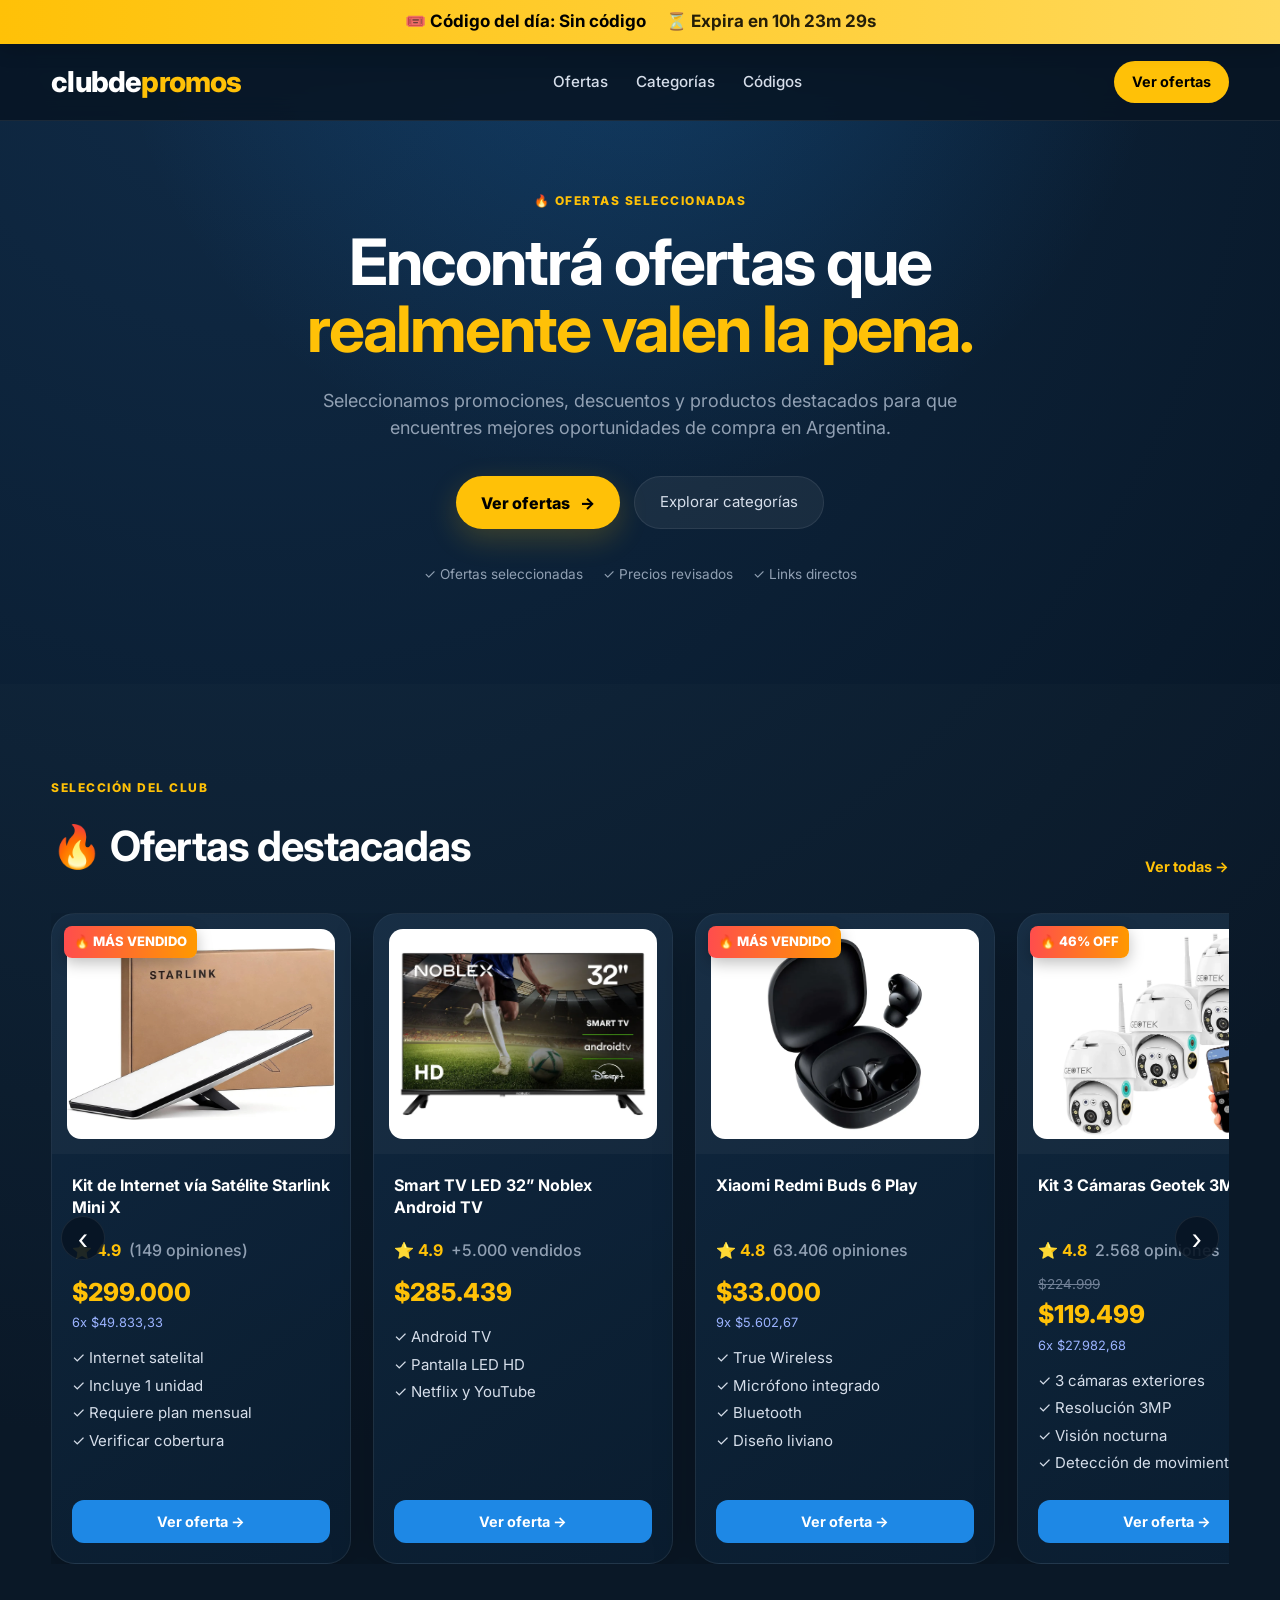
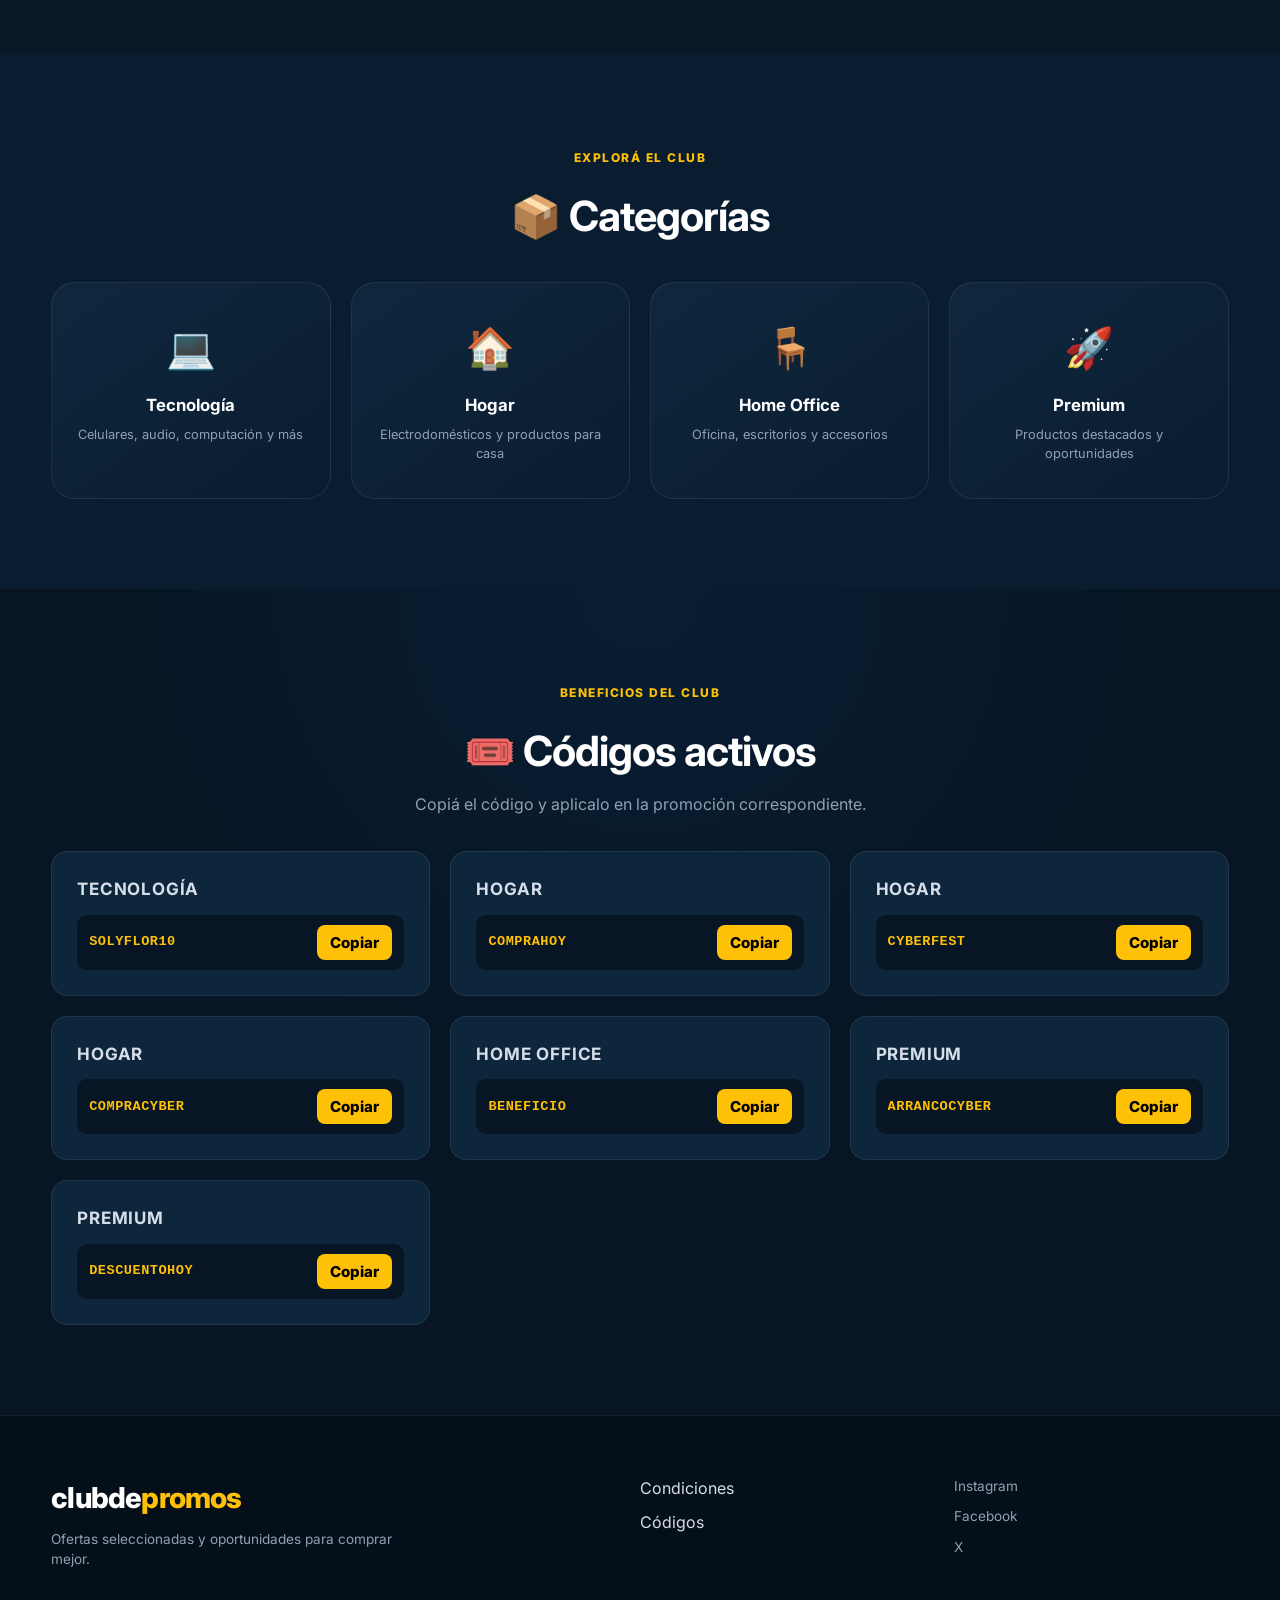
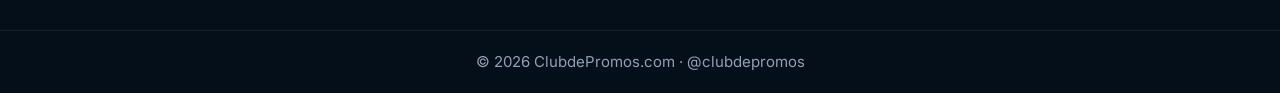
<file: index.html>
<!DOCTYPE html>
<html lang="es">
<head>
  <meta charset="UTF-8">

  <meta
    name="viewport"
    content="width=device-width, initial-scale=1.0"
  >

  <title>ClubdePromos | Ofertas y descuentos en Argentina</title>

  <meta
    name="description"
    content="Descubrí ofertas, descuentos y promociones verificadas en Argentina. Tecnología, hogar, electrodomésticos, gaming, home office y más."
  >

  <meta
    name="robots"
    content="index, follow"
  >

  <link
    rel="canonical"
    href="https://clubdepromos.com/"
  >

  <!-- Open Graph -->
  <meta property="og:type" content="website">
  <meta
    property="og:title"
    content="ClubdePromos | Ofertas y descuentos en Argentina"
  >
  <meta
    property="og:description"
    content="Encontrá ofertas y promociones seleccionadas para comprar mejor."
  >
  <meta
    property="og:url"
    content="https://clubdepromos.com/"
  >
  <meta
    property="og:site_name"
    content="ClubdePromos"
  >

  <!-- Twitter / X -->
  <meta
    name="twitter:card"
    content="summary_large_image"
  >

  <meta
    name="twitter:title"
    content="ClubdePromos | Ofertas en Argentina"
  >

  <meta
    name="twitter:description"
    content="Ofertas y promociones seleccionadas en tecnología, hogar y mucho más."
  >

  <!-- Theme -->
  <meta
    name="theme-color"
    content="#071524"
  >

  <!-- Fonts -->
  <link
    rel="preconnect"
    href="https://fonts.googleapis.com"
  >

  <link
    rel="preconnect"
    href="https://fonts.gstatic.com"
    crossorigin
  >

  <link
    href="https://fonts.googleapis.com/css2?family=Inter:wght@400;500;600;700;800&display=swap"
    rel="stylesheet"
  >

  <link
    rel="stylesheet"
    href="styles.css"
  >
</head>

<body>

  <!-- =====================================================
       CÓDIGO PROMOCIONAL
  ====================================================== -->

  <div
    id="promoModal"
    class="modal"
    aria-hidden="true"
  >
    <div
      class="modal-content"
      role="dialog"
      aria-modal="true"
      aria-labelledby="promoTitle"
    >

      <button
        class="close"
        type="button"
        onclick="closeModal()"
        aria-label="Cerrar"
      >
        ×
      </button>

      <span class="modal-icon">🎟️</span>

      <h2 id="promoTitle">
        Código promocional del día
      </h2>

      <p>
        Usalo antes de que expire.
      </p>

      <div class="code-box">
        <span id="dailyCode">---</span>

        <button
          type="button"
          onclick="copyCode()"
          class="copy-btn"
          aria-label="Copiar código"
        >
          📋
        </button>
      </div>

      <small>
        Aplicalo al finalizar tu compra.
      </small>

    </div>
  </div>


  <!-- =====================================================
       BARRA SUPERIOR
  ====================================================== -->

  <div class="sticky-bar">
    <div class="container sticky-content">

      <span>
        🎟️ Código del día:
        <strong id="stickyCode">---</strong>
      </span>

      <span class="countdown">
        ⏳ Expira en
        <strong id="countdown">--:--:--</strong>
      </span>

    </div>
  </div>


  <!-- =====================================================
       HEADER
  ====================================================== -->

  <header class="site-header">

    <div class="container nav">

      <a
        href="/"
        class="logo"
        aria-label="ClubdePromos - Inicio"
      >
        clubde<span>promos</span>
      </a>

      <nav
        class="main-nav"
        aria-label="Navegación principal"
      >

        <a href="#destacados">
          Ofertas
        </a>

        <a href="#categorias">
          Categorías
        </a>

        <a href="#codigos">
          Códigos
        </a>

      </nav>

      <a
        href="#destacados"
        class="nav-cta"
      >
        Ver ofertas
      </a>

    </div>

  </header>


  <main>

    <!-- ===================================================
         HERO
    ==================================================== -->

    <section class="hero">

      <div class="container hero-content">

        <div class="hero-badge">
          🔥 OFERTAS SELECCIONADAS
        </div>

        <h1>
          Encontrá ofertas que
          <span>realmente valen la pena.</span>
        </h1>

        <p>
          Seleccionamos promociones, descuentos y productos
          destacados para que encuentres mejores oportunidades
          de compra en Argentina.
        </p>

        <div class="hero-actions">

          <a
            href="#destacados"
            class="btn-primary"
          >
            Ver ofertas
            <span>→</span>
          </a>

          <a
            href="#categorias"
            class="btn-secondary hero-secondary"
          >
            Explorar categorías
          </a>

        </div>

        <div class="hero-trust">

          <span>
            ✓ Ofertas seleccionadas
          </span>

          <span>
            ✓ Precios revisados
          </span>

          <span>
            ✓ Links directos
          </span>

        </div>

      </div>

    </section>


    <!-- ===================================================
         PRODUCTOS DESTACADOS
    ==================================================== -->

    <section
      id="destacados"
      class="products section"
    >

      <div class="container">

        <div class="section-heading">

          <div>
            <span class="section-kicker">
              SELECCIÓN DEL CLUB
            </span>

            <h2>
              🔥 Ofertas destacadas
            </h2>
          </div>

          <a
            href="destacados.html"
            class="section-link"
          >
            Ver todas →
          </a>

        </div>


        <div class="carousel">

          <button
            class="carousel-prev"
            type="button"
            aria-label="Oferta anterior"
          >
            ‹
          </button>


          <div
            class="carousel-track"
            id="productTrack"
          >

            <!-- PRODUCTO 1 -->

            <article class="product-card">

              <div class="discount-badge">
                🔥 MÁS VENDIDO
              </div>

              <div class="product-image">

                <img
                  src="img/starlink.jpg"
                  alt="Kit de Internet vía Satélite Starlink Mini X"
                  loading="lazy"
                >

              </div>

              <div class="product-content">

                <h3>
                  Kit de Internet vía Satélite Starlink Mini X
                </h3>

                <div class="rating">
                  ⭐ 4.9
                  <span>(149 opiniones)</span>
                </div>

                <div class="price">
                  <strong>$299.000</strong>
                  <span>6x $49.833,33</span>
                </div>

                <ul class="product-info">
                  <li>✓ Internet satelital</li>
                  <li>✓ Incluye 1 unidad</li>
                  <li>✓ Requiere plan mensual</li>
                  <li>✓ Verificar cobertura</li>
                </ul>

                <a
                  href="https://meli.la/2wNsn3u"
                  target="_blank"
                  rel="noopener noreferrer"
                  class="product-button"
                >
                  Ver oferta →
                </a>

              </div>

            </article>


            <!-- PRODUCTO 2 -->

            <article class="product-card">

              <div class="product-image">

                <img
                  src="img/noblex-32.jpg"
                  alt="Smart TV Noblex 32 pulgadas"
                  loading="lazy"
                >

              </div>

              <div class="product-content">

                <h3>
                  Smart TV LED 32” Noblex Android TV
                </h3>

                <div class="rating">
                  ⭐ 4.9
                  <span>+5.000 vendidos</span>
                </div>

                <div class="price">
                  <strong>$285.439</strong>
                </div>

                <ul class="product-info">
                  <li>✓ Android TV</li>
                  <li>✓ Pantalla LED HD</li>
                  <li>✓ Netflix y YouTube</li>
                </ul>

                <a
                  href="https://meli.la/313HLxY"
                  target="_blank"
                  rel="noopener noreferrer"
                  class="product-button"
                >
                  Ver oferta →
                </a>

              </div>

            </article>


            <!-- PRODUCTO 3 -->

            <article class="product-card">

              <div class="discount-badge">
                🔥 MÁS VENDIDO
              </div>

              <div class="product-image">

                <img
                  src="img/redmi-buds-6-play.jpg"
                  alt="Auriculares Xiaomi Redmi Buds 6 Play"
                  loading="lazy"
                >

              </div>

              <div class="product-content">

                <h3>
                  Xiaomi Redmi Buds 6 Play
                </h3>

                <div class="rating">
                  ⭐ 4.8
                  <span>63.406 opiniones</span>
                </div>

                <div class="price">
                  <strong>$33.000</strong>
                  <span>9x $5.602,67</span>
                </div>

                <ul class="product-info">
                  <li>✓ True Wireless</li>
                  <li>✓ Micrófono integrado</li>
                  <li>✓ Bluetooth</li>
                  <li>✓ Diseño liviano</li>
                </ul>

                <a
                  href="https://meli.la/2SHyFu1"
                  target="_blank"
                  rel="noopener noreferrer"
                  class="product-button"
                >
                  Ver oferta →
                </a>

              </div>

            </article>


            <!-- PRODUCTO 4 -->

            <article class="product-card">

              <div class="discount-badge">
                🔥 46% OFF
              </div>

              <div class="product-image">

                <img
                  src="img/kit-camaras-geotek.jpg"
                  alt="Kit de tres cámaras de seguridad Geotek"
                  loading="lazy"
                >

              </div>

              <div class="product-content">

                <h3>
                  Kit 3 Cámaras Geotek 3MP WiFi
                </h3>

                <div class="rating">
                  ⭐ 4.8
                  <span>2.568 opiniones</span>
                </div>

                <div class="price">
                  <del>$224.999</del>
                  <strong>$119.499</strong>
                  <span>6x $27.982,68</span>
                </div>

                <ul class="product-info">
                  <li>✓ 3 cámaras exteriores</li>
                  <li>✓ Resolución 3MP</li>
                  <li>✓ Visión nocturna</li>
                  <li>✓ Detección de movimiento</li>
                </ul>

                <a
                  href="https://meli.la/1yiB4tP"
                  target="_blank"
                  rel="noopener noreferrer"
                  class="product-button"
                >
                  Ver oferta →
                </a>

              </div>

            </article>


            <!-- PRODUCTO 5 -->

            <article class="product-card">

              <div class="product-image">

                <img
                  src="img/sansei-42.jpg"
                  alt="Smart TV Sansei 42 pulgadas"
                  loading="lazy"
                >

              </div>

              <div class="product-content">

                <h3>
                  Smart TV Sansei 42” Full HD
                </h3>

                <div class="rating">
                  ⭐ 4.7
                  <span>3.248 opiniones</span>
                </div>

                <div class="price">
                  <del>$449.799</del>
                  <strong>$345.999</strong>
                </div>

                <ul class="product-info">
                  <li>✓ Full HD</li>
                  <li>✓ Android TV</li>
                  <li>✓ WiFi + Bluetooth</li>
                  <li>✓ 3 HDMI</li>
                </ul>

                <a
                  href="https://meli.la/2uyQnfw"
                  target="_blank"
                  rel="noopener noreferrer"
                  class="product-button"
                >
                  Ver oferta →
                </a>

              </div>

            </article>


            <!-- PRODUCTO 6 -->

            <article class="product-card">

              <div class="product-image">

                <img
                  src="img/sillaergonomica.jpg"
                  alt="Silla ergonómica de oficina"
                  loading="lazy"
                >

              </div>

              <div class="product-content">

                <h3>
                  Silla de Oficina Ergonómica Mesh
                </h3>

                <div class="rating">
                  ⭐ 4.4
                  <span>+1.000 vendidos</span>
                </div>

                <div class="price">
                  <strong>$55.096</strong>
                </div>

                <ul class="product-info">
                  <li>✓ Malla transpirable</li>
                  <li>✓ Altura regulable</li>
                  <li>✓ Ideal home office</li>
                </ul>

                <a
                  href="https://meli.la/1xzhy42"
                  target="_blank"
                  rel="noopener noreferrer"
                  class="product-button"
                >
                  Ver oferta →
                </a>

              </div>

            </article>


            <!-- PRODUCTO 7 -->

            <article class="product-card">

              <div class="discount-badge">
                🔥 46% OFF
              </div>

              <div class="product-image">

                <img
                  src="img/freidora-philco.jpg"
                  alt="Freidora de aire Philco 6 litros"
                  loading="lazy"
                >

              </div>

              <div class="product-content">

                <h3>
                  Freidora de Aire Philco 6L
                </h3>

                <div class="rating">
                  ⭐ 4.6
                  <span>4.270 opiniones</span>
                </div>

                <div class="price">
                  <del>$144.299</del>
                  <strong>$76.899</strong>
                  <span>6x $18.007,18</span>
                </div>

                <ul class="product-info">
                  <li>✓ 6 litros</li>
                  <li>✓ 1700W</li>
                  <li>✓ 12 programas</li>
                </ul>

                <a
                  href="https://meli.la/1fiW6Tx"
                  target="_blank"
                  rel="noopener noreferrer"
                  class="product-button"
                >
                  Ver oferta →
                </a>

              </div>

            </article>


            <!-- PRODUCTO 8 -->

            <article class="product-card">

              <div class="discount-badge">
                🔥 52% OFF
              </div>

              <div class="product-image">

                <img
                  src="img/hidrolavadora-trent.jpg"
                  alt="Hidrolavadora eléctrica Trent"
                  loading="lazy"
                >

              </div>

              <div class="product-content">

                <h3>
                  Hidrolavadora Trent HLT307
                </h3>

                <div class="rating">
                  ⭐ 4.8
                  <span>13.140 opiniones</span>
                </div>

                <div class="price">
                  <del>$195.500</del>
                  <strong>$93.500</strong>
                  <span>6x $21.894,58</span>
                </div>

                <ul class="product-info">
                  <li>✓ 1400W</li>
                  <li>✓ 1600 PSI</li>
                  <li>✓ Manguera 3m</li>
                  <li>✓ Apagado automático</li>
                </ul>

                <a
                  href="https://meli.la/2mpb6rG"
                  target="_blank"
                  rel="noopener noreferrer"
                  class="product-button"
                >
                  Ver oferta →
                </a>

              </div>

            </article>


            <!-- PRODUCTO 9 -->

            <article class="product-card">

              <div class="product-image">

                <img
                  src="img/kindle.jpg"
                  alt="Amazon Kindle 2024"
                  loading="lazy"
                >

              </div>

              <div class="product-content">

                <h3>
                  Amazon Kindle 2024 16GB
                </h3>

                <div class="rating">
                  ⭐ 4.9
                  <span>+10.000 vendidos</span>
                </div>

                <div class="price">
                  <strong>$176.016</strong>
                </div>

                <ul class="product-info">
                  <li>✓ Pantalla 6”</li>
                  <li>✓ 16GB</li>
                  <li>✓ Antirreflejo</li>
                  <li>✓ Batería de larga duración</li>
                </ul>

                <a
                  href="https://meli.la/2i8GhdM"
                  target="_blank"
                  rel="noopener noreferrer"
                  class="product-button"
                >
                  Ver oferta →
                </a>

              </div>

            </article>

          </div>


          <button
            class="carousel-next"
            type="button"
            aria-label="Siguiente oferta"
          >
            ›
          </button>

        </div>

      </div>

    </section>


    <!-- ===================================================
         CATEGORÍAS
    ==================================================== -->

    <section
      id="categorias"
      class="categories section"
    >

      <div class="container">

        <div class="section-heading centered">

          <div>

            <span class="section-kicker">
              EXPLORÁ EL CLUB
            </span>

            <h2>
              📦 Categorías
            </h2>

          </div>

        </div>


        <div class="category-grid">

          <a
            href="tecnologia.html"
            class="category-card"
          >
            <span class="category-icon">💻</span>
            <strong>Tecnología</strong>
            <small>Celulares, audio, computación y más</small>
          </a>


          <a
            href="hogar.html"
            class="category-card"
          >
            <span class="category-icon">🏠</span>
            <strong>Hogar</strong>
            <small>Electrodomésticos y productos para casa</small>
          </a>


          <a
            href="homeoffice.html"
            class="category-card"
          >
            <span class="category-icon">🪑</span>
            <strong>Home Office</strong>
            <small>Oficina, escritorios y accesorios</small>
          </a>


          <a
            href="premium.html"
            class="category-card"
          >
            <span class="category-icon">🚀</span>
            <strong>Premium</strong>
            <small>Productos destacados y oportunidades</small>
          </a>

        </div>

      </div>

    </section>


    <!-- ===================================================
         CÓDIGOS
    ==================================================== -->

    <section
      id="codigos"
      class="codes-section section"
    >

      <div class="container">

        <div class="section-heading centered">

          <div>

            <span class="section-kicker">
              BENEFICIOS DEL CLUB
            </span>

            <h2>
              🎟️ Códigos activos
            </h2>

            <p>
              Copiá el código y aplicalo en la promoción correspondiente.
            </p>

          </div>

        </div>


        <div class="codes-grid">

          <div class="code-card">
            <span class="code-title">
              Tecnología
            </span>

            <div class="code-box-alt">
              <code>SOLYFLOR10</code>

              <button
                type="button"
                onclick="copyCustomCode(this)"
                class="copy-btn-alt"
              >
                Copiar
              </button>
            </div>
          </div>


          <div class="code-card">
            <span class="code-title">
              Hogar
            </span>

            <div class="code-box-alt">
              <code>COMPRAHOY</code>

              <button
                type="button"
                onclick="copyCustomCode(this)"
                class="copy-btn-alt"
              >
                Copiar
              </button>
            </div>
          </div>


          <div class="code-card">
            <span class="code-title">
              Hogar
            </span>

            <div class="code-box-alt">
              <code>CYBERFEST</code>

              <button
                type="button"
                onclick="copyCustomCode(this)"
                class="copy-btn-alt"
              >
                Copiar
              </button>
            </div>
          </div>


          <div class="code-card">
            <span class="code-title">
              Hogar
            </span>

            <div class="code-box-alt">
              <code>COMPRACYBER</code>

              <button
                type="button"
                onclick="copyCustomCode(this)"
                class="copy-btn-alt"
              >
                Copiar
              </button>
            </div>
          </div>


          <div class="code-card">
            <span class="code-title">
              Home Office
            </span>

            <div class="code-box-alt">
              <code>BENEFICIO</code>

              <button
                type="button"
                onclick="copyCustomCode(this)"
                class="copy-btn-alt"
              >
                Copiar
              </button>
            </div>
          </div>


          <div class="code-card">
            <span class="code-title">
              Premium
            </span>

            <div class="code-box-alt">
              <code>ARRANCOCYBER</code>

              <button
                type="button"
                onclick="copyCustomCode(this)"
                class="copy-btn-alt"
              >
                Copiar
              </button>
            </div>
          </div>


          <div class="code-card">
            <span class="code-title">
              Premium
            </span>

            <div class="code-box-alt">
              <code>DESCUENTOHOY</code>

              <button
                type="button"
                onclick="copyCustomCode(this)"
                class="copy-btn-alt"
              >
                Copiar
              </button>
            </div>
          </div>

        </div>

      </div>

    </section>

  </main>


  <!-- =====================================================
       FOOTER
  ====================================================== -->

  <footer>

    <div class="container footer-wrapper">

      <div class="footer-brand">

        <a
          href="/"
          class="footer-logo"
        >
          clubde<span>promos</span>
        </a>

        <p>
          Ofertas seleccionadas y oportunidades
          para comprar mejor.
        </p>

      </div>


      <div class="footer-links">

        <a href="condiciones.html">
          Condiciones
        </a>

        <a href="#codigos">
          Códigos
        </a>

      </div>


      <div class="footer-social">

        <a
          href="https://instagram.com/clubdepromos.ok"
          target="_blank"
          rel="noopener noreferrer"
          aria-label="Instagram"
        >
          Instagram
        </a>

        <a
          href="https://www.facebook.com/clubdepromos.ar"
          target="_blank"
          rel="noopener noreferrer"
          aria-label="Facebook"
        >
          Facebook
        </a>

        <a
          href="https://x.com/clubdepromos"
          target="_blank"
          rel="noopener noreferrer"
          aria-label="X"
        >
          X
        </a>

      </div>

    </div>


    <div class="footer-bottom">
      © 2026 ClubdePromos.com · @clubdepromos
    </div>

  </footer>


  <script src="script.js"></script>

</body>
</html>
</file>
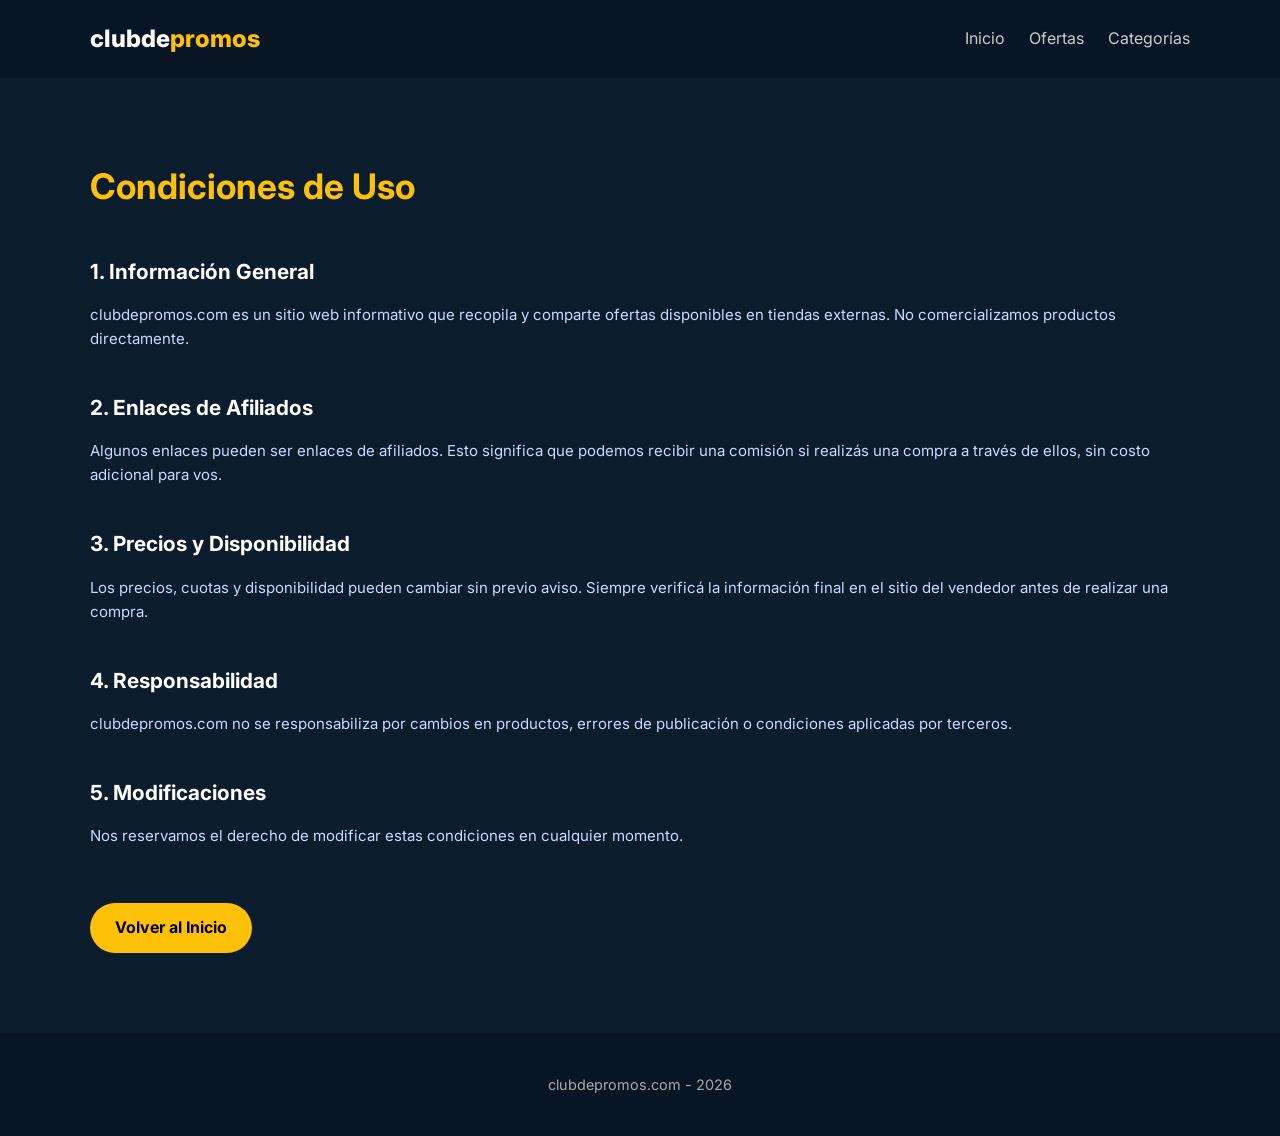
<file: condiciones.html>
<!DOCTYPE html>
<html lang="es">
<head>
  <meta charset="UTF-8">
  <title>Condiciones | clubdepromos</title>
  <meta name="viewport" content="width=device-width, initial-scale=1.0">
  <link rel="stylesheet" href="condiciones.css">
  <link href="https://fonts.googleapis.com/css2?family=Inter:wght@400;600;700;800&display=swap" rel="stylesheet">
</head>
<body>

<header>
  <div class="container nav">
    <a href="index.html" class="logo">clubde<span>promos</span></a>
    <nav>
      <a href="index.html">Inicio</a>
      <a href="index.html#destacados">Ofertas</a>
      <a href="index.html#categorias">Categorías</a>
    </nav>
  </div>
</header>

<section class="content">
  <div class="container">
    <h1>Condiciones de Uso</h1>

    <h2>1. Información General</h2>
    <p>
      clubdepromos.com es un sitio web informativo que recopila y comparte ofertas disponibles en tiendas externas.
      No comercializamos productos directamente.
    </p>

    <h2>2. Enlaces de Afiliados</h2>
    <p>
      Algunos enlaces pueden ser enlaces de afiliados. Esto significa que podemos recibir una comisión
      si realizás una compra a través de ellos, sin costo adicional para vos.
    </p>

    <h2>3. Precios y Disponibilidad</h2>
    <p>
      Los precios, cuotas y disponibilidad pueden cambiar sin previo aviso.
      Siempre verificá la información final en el sitio del vendedor antes de realizar una compra.
    </p>

    <h2>4. Responsabilidad</h2>
    <p>
      clubdepromos.com no se responsabiliza por cambios en productos,
      errores de publicación o condiciones aplicadas por terceros.
    </p>

    <h2>5. Modificaciones</h2>
    <p>
      Nos reservamos el derecho de modificar estas condiciones en cualquier momento.
    </p>

    <a href="index.html" class="btn-back">Volver al Inicio</a>
  </div>
</section>

<footer>
  <div class="container">
    clubdepromos.com - 2026
  </div>
</footer>

<script src="condiciones.js"></script>
</body>
</html>
</file>
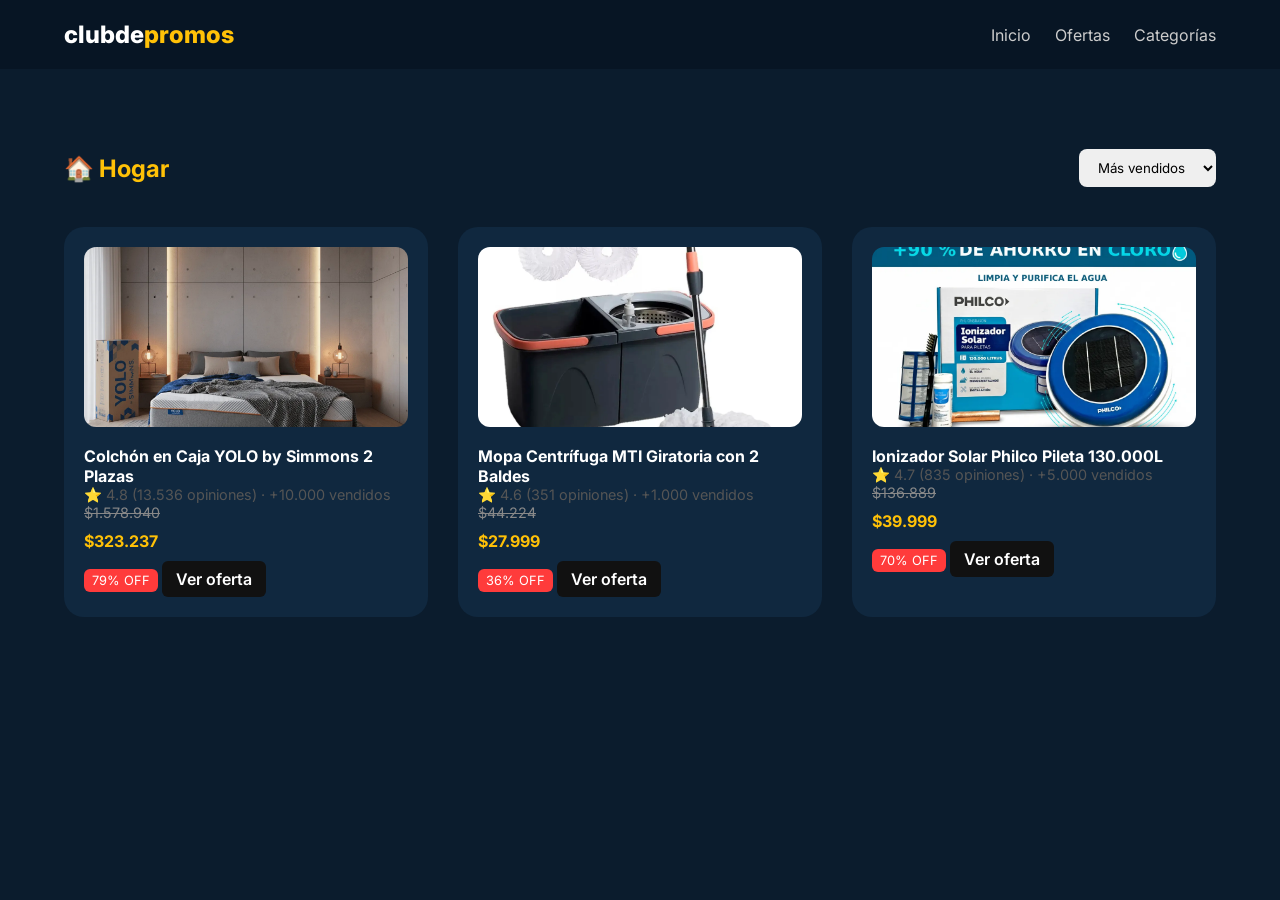
<file: hogar.html>
<!DOCTYPE html>
<html lang="es">
<head>
  <meta charset="UTF-8">
  <title>Hogar | clubdepromos</title>
  <meta name="viewport" content="width=device-width, initial-scale=1.0">
  <link rel="stylesheet" href="hogar.css">
  <link href="https://fonts.googleapis.com/css2?family=Inter:wght@400;600;700;800&display=swap" rel="stylesheet">
</head>
<body>

<header>
  <div class="container nav">
    <a href="index.html" class="logo">clubde<span>promos</span></a>
    <nav>
      <a href="index.html">Inicio</a>
      <a href="index.html#destacados">Ofertas</a>
      <a href="index.html#categorias">Categorías</a>
    </nav>
  </div>
</header>

<section class="products-section">
  <div class="container">

    <div class="top-bar">
      <h1>🏠 Hogar</h1>

      <select id="sortSelect">
        <option value="sold">Más vendidos</option>
        <option value="low">Más baratos</option>
        <option value="high">Más caros</option>
      </select>
    </div>

    <div class="products-grid" id="productsGrid">

      <div class="products-grid" id="productsGrid">

        <!-- COLCHÓN SIMMONS -->
        <div class="product-card" data-price="323237" data-sold="10000">
          <img src="img/colchon-simmons.jpg" alt="Colchón YOLO by Simmons 2 Plazas">
          <h4>Colchón en Caja YOLO by Simmons 2 Plazas</h4>
          <p class="rating">⭐ 4.8 (13.536 opiniones) · +10.000 vendidos</p>
          <p class="old-price">$1.578.940</p>
          <p class="price">$323.237</p>
          <p class="discount">79% OFF</p>
          <a href="https://meli.la/1dJAtuF" target="_blank" class="btn-ver">Ver oferta</a>
        </div>

        <!-- MOPA CENTRÍFUGA -->
        <div class="product-card" data-price="27999" data-sold="1000">
          <img src="img/mopa-mti.jpg" alt="Mopa Centrífuga MTI">
          <h4>Mopa Centrífuga MTI Giratoria con 2 Baldes</h4>
          <p class="rating">⭐ 4.6 (351 opiniones) · +1.000 vendidos</p>
          <p class="old-price">$44.224</p>
          <p class="price">$27.999</p>
          <p class="discount">36% OFF</p>
          <a href="https://meli.la/18kftbM" target="_blank" class="btn-ver">Ver oferta</a>
        </div>

        <!-- IONIZADOR PHILCO -->
        <div class="product-card" data-price="39999" data-sold="5000">
          <img src="img/ionizador-philco.jpg" alt="Ionizador Solar Philco Pileta">
          <h4>Ionizador Solar Philco Pileta 130.000L</h4>
          <p class="rating">⭐ 4.7 (835 opiniones) · +5.000 vendidos</p>
          <p class="old-price">$136.889</p>
          <p class="price">$39.999</p>
          <p class="discount">70% OFF</p>
          <a href="https://meli.la/1iDyM8S" target="_blank" class="btn-ver">Ver oferta</a>
        </div>

        <!-- PODEMOS DEJAR UNO MÁS SI QUERÉS -->
        
      </div>

    </div>

  </div>
</section>

<script src="hogar.js"></script>
</body>
</html>
</file>
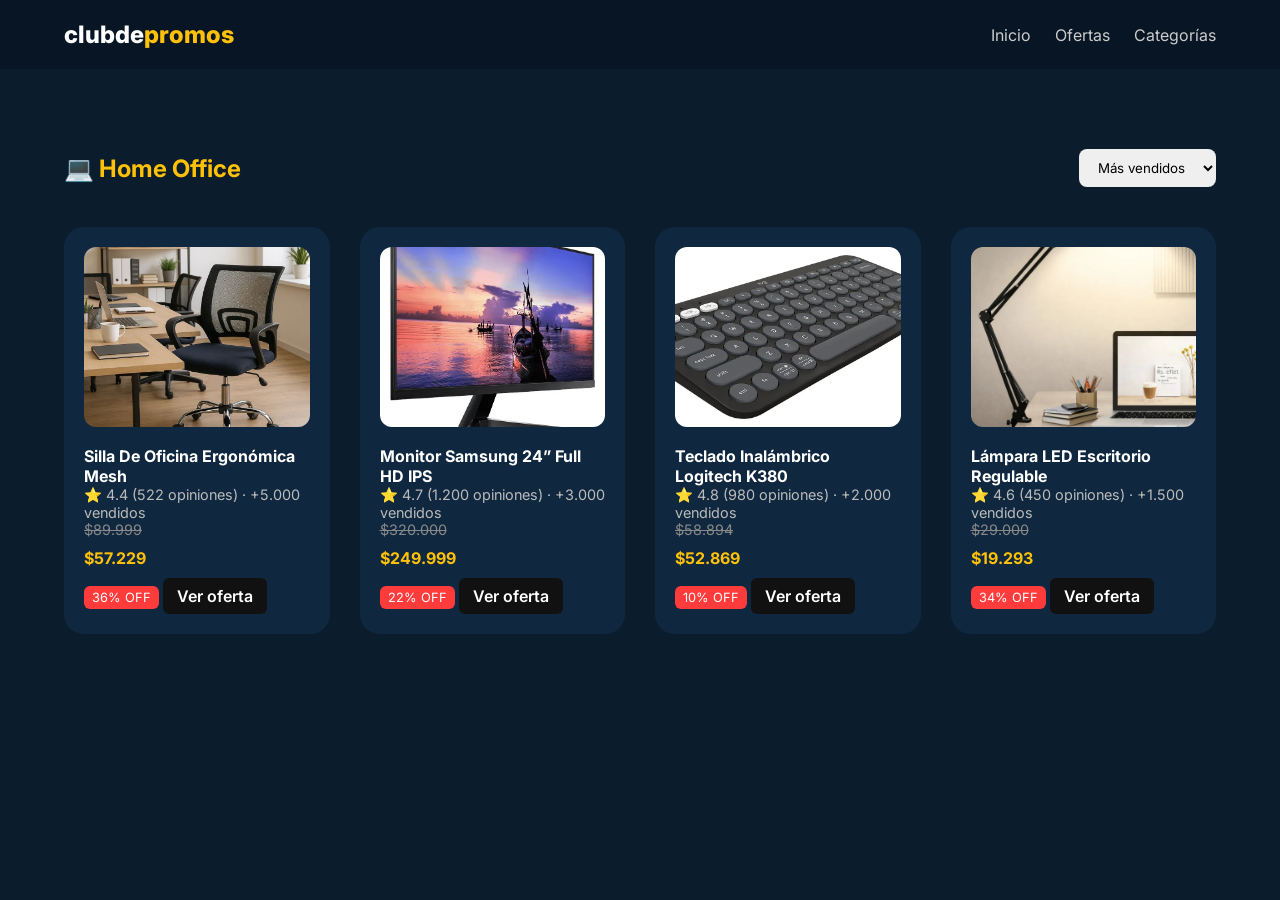
<file: homeoffice.html>
<!DOCTYPE html>
<html lang="es">
<head>
  <meta charset="UTF-8">
  <title>Home Office | clubdepromos</title>
  <meta name="viewport" content="width=device-width, initial-scale=1.0">
  <link rel="stylesheet" href="homeoffice.css">
  <link href="https://fonts.googleapis.com/css2?family=Inter:wght@400;600;700;800&display=swap" rel="stylesheet">
</head>

<body>

<header>
  <div class="container nav">
    <a href="index.html" class="logo">clubde<span>promos</span></a>

    <nav>
      <a href="index.html">Inicio</a>
      <a href="index.html#destacados">Ofertas</a>
      <a href="index.html#categorias">Categorías</a>
    </nav>
  </div>
</header>


<section class="products-section">

  <div class="container">

    <div class="top-bar">
      <h1>💻 Home Office</h1>

      <select id="sortSelect">
        <option value="sold">Más vendidos</option>
        <option value="low">Más baratos</option>
        <option value="high">Más caros</option>
      </select>
    </div>


    <div class="products-grid" id="productsGrid">

      <!-- SILLA ERGONÓMICA -->
      <div class="product-card" data-price="89999" data-sold="5000">
        <img src="img/sillaergonomica.jpg" alt="Silla ergonómica oficina">
        <h4>Silla De Oficina Ergonómica Mesh</h4>
        <p class="rating">⭐ 4.4 (522 opiniones) · +5.000 vendidos</p>
        <p class="old-price">$89.999</p>
        <p class="price">$57.229</p>
        <p class="discount">36% OFF</p>
        <a href="https://meli.la/1xzhy42" target="_blank" class="btn-ver">Ver oferta</a>
      </div>

      <!-- MONITOR -->
      <div class="product-card" data-price="249999" data-sold="3000">
        <img src="img/monitor22.jpg" alt="Monitor Samsung 24 pulgadas">
        <h4>Monitor Samsung 24” Full HD IPS</h4>
        <p class="rating">⭐ 4.7 (1.200 opiniones) · +3.000 vendidos</p>
        <p class="old-price">$320.000</p>
        <p class="price">$249.999</p>
        <p class="discount">22% OFF</p>
        <a href="https://meli.la/31B9F9m" target="_blank" class="btn-ver">Ver oferta</a>
      </div>

      <!-- TECLADO -->
      <div class="product-card" data-price="34999" data-sold="2000">
        <img src="img/tecladologi.jpg" alt="Teclado Logitech inalámbrico">
        <h4>Teclado Inalámbrico Logitech K380</h4>
        <p class="rating">⭐ 4.8 (980 opiniones) · +2.000 vendidos</p>
        <p class="old-price">$58.894</p>
        <p class="price">$52.869</p>
        <p class="discount">10% OFF</p>
        <a href="https://meli.la/15VsaZ1" target="_blank" class="btn-ver">Ver oferta</a>
      </div>

      <!-- LÁMPARA -->
      <div class="product-card" data-price="18999" data-sold="1500">
        <img src="img/lamparaled.jpg" alt="Lámpara escritorio led">
        <h4>Lámpara LED Escritorio Regulable</h4>
        <p class="rating">⭐ 4.6 (450 opiniones) · +1.500 vendidos</p>
        <p class="old-price">$29.000</p>
        <p class="price">$19.293</p>
        <p class="discount">34% OFF</p>
        <a href="https://meli.la/2Pij73P" target="_blank" class="btn-ver">Ver oferta</a>
      </div>

    </div>

  </div>

</section>


<script src="homeoffice.js"></script>

</body>
</html>
</file>
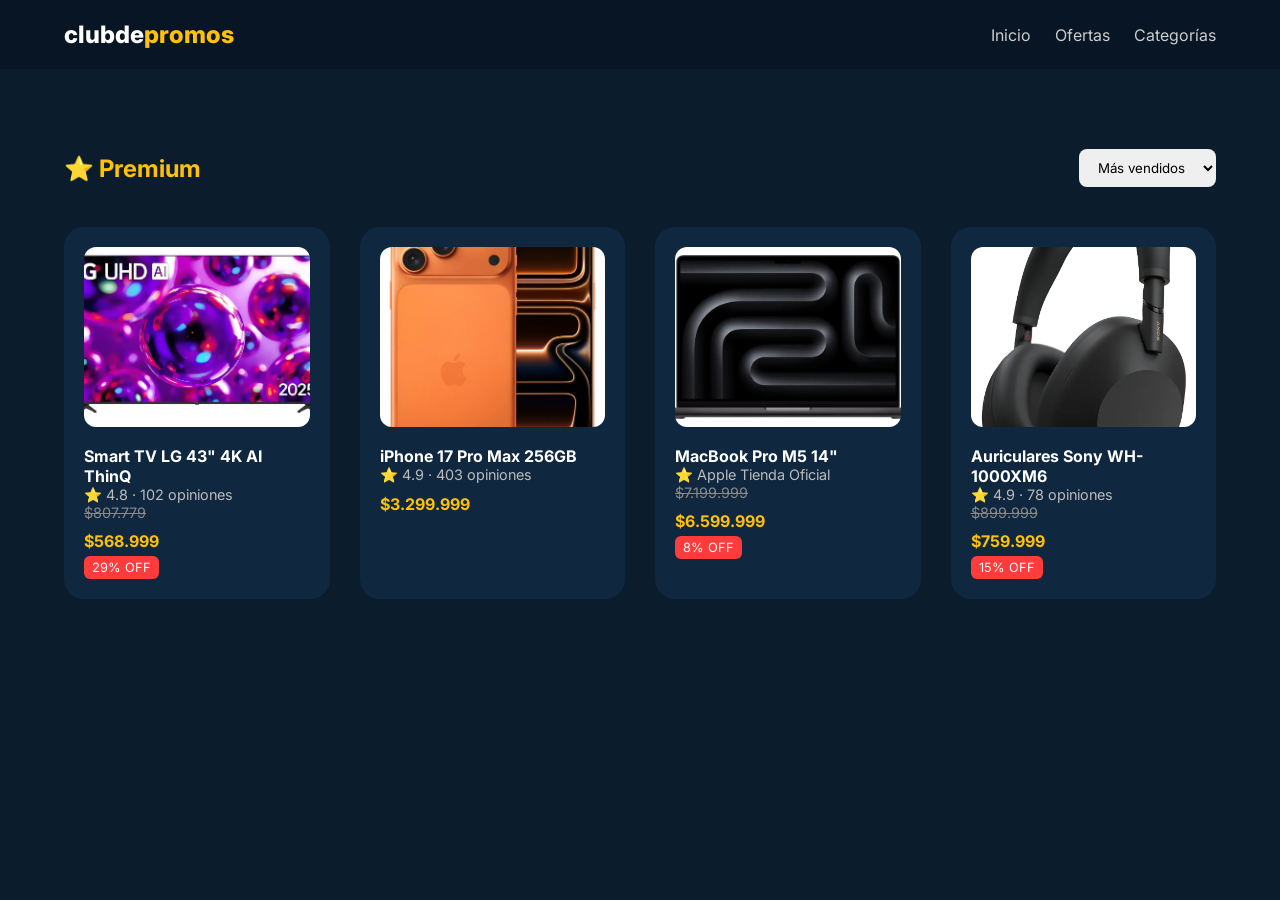
<file: premium.html>
<!DOCTYPE html>
<html lang="es">
<head>
  <meta charset="UTF-8">
  <title>Premium | clubdepromos</title>
  <meta name="viewport" content="width=device-width, initial-scale=1.0">
  <link rel="stylesheet" href="premium.css">
  <link href="https://fonts.googleapis.com/css2?family=Inter:wght@400;600;700;800&display=swap" rel="stylesheet">
</head>

<body>

<header>
  <div class="container nav">
    <a href="index.html" class="logo">clubde<span>promos</span></a>

    <nav>
      <a href="index.html">Inicio</a>
      <a href="index.html#destacados">Ofertas</a>
      <a href="index.html#categorias">Categorías</a>
    </nav>
  </div>
</header>


<section class="products-section">

  <div class="container">

    <div class="top-bar">
      <h1>⭐ Premium</h1>

      <select id="sortSelect">
        <option value="sold">Más vendidos</option>
        <option value="low">Más baratos</option>
        <option value="high">Más caros</option>
      </select>
    </div>


    <div class="products-grid" id="productsGrid">

      <div class="products-grid" id="productsGrid">

        <a href="https://meli.la/2dGmWrF" target="_blank" class="product-card" data-price="568999" data-sold="102">
          <img src="img/lg-43.jpg" alt="">
          <h4>Smart TV LG 43" 4K AI ThinQ</h4>
          <p class="rating">⭐ 4.8 · 102 opiniones</p>
          <p class="old-price">$807.779</p>
          <p class="price">$568.999</p>
          <p class="discount">29% OFF</p>
        </a>

        <a href="https://meli.la/1AXcE3z" target="_blank" class="product-card" data-price="3299999" data-sold="403">
          <img src="img/iphone17.jpg" alt="">
          <h4>iPhone 17 Pro Max 256GB</h4>
          <p class="rating">⭐ 4.9 · 403 opiniones</p>
          <p class="price">$3.299.999</p>
        </a>

        <a href="https://meli.la/1vpVHpV" target="_blank" class="product-card" data-price="6599999" data-sold="5">
          <img src="img/macbook2025.jpg" alt="">
          <h4>MacBook Pro M5 14"</h4>
          <p class="rating">⭐ Apple Tienda Oficial</p>
          <p class="old-price">$7.199.999</p>
          <p class="price">$6.599.999</p>
          <p class="discount">8% OFF</p>
        </a>

        <a href="https://meli.la/1kTYToE" target="_blank" class="product-card" data-price="759999" data-sold="100">
          <img src="img/auricsonywh.jpg" alt="">
          <h4>Auriculares Sony WH-1000XM6</h4>
          <p class="rating">⭐ 4.9 · 78 opiniones</p>
          <p class="old-price">$899.999</p>
          <p class="price">$759.999</p>
          <p class="discount">15% OFF</p>
        </a>

      </div>

  </div>

</section>

<script src="premium.js"></script>

</body>
</html>
</file>
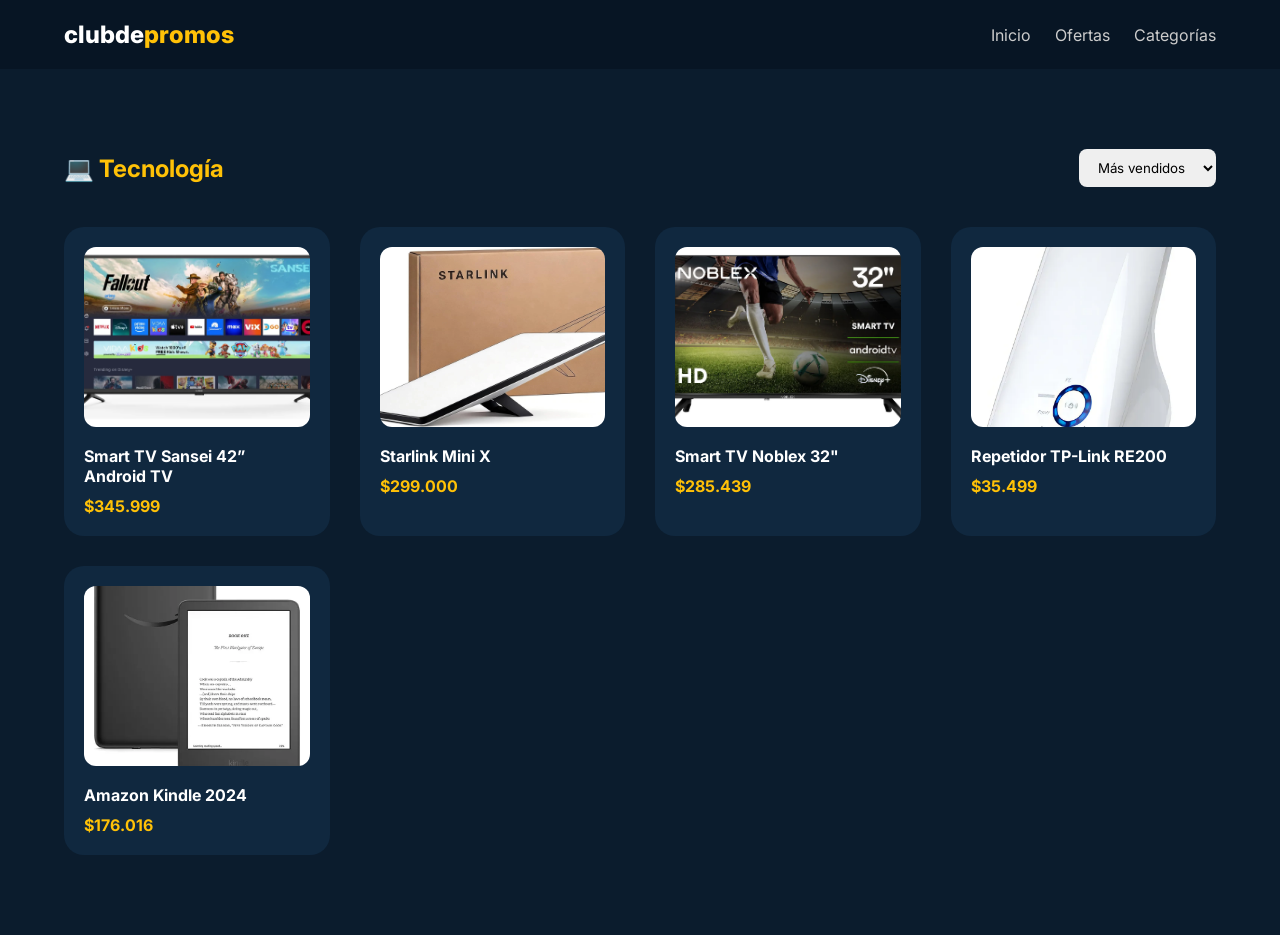
<file: tecnologia.html>
<!DOCTYPE html>
<html lang="es">
<head>
  <meta charset="UTF-8">
  <title>Tecnología | clubdepromos</title>
  <meta name="viewport" content="width=device-width, initial-scale=1.0">
  <link rel="stylesheet" href="tecnologia.css">
  <link href="https://fonts.googleapis.com/css2?family=Inter:wght@400;600;700;800&display=swap" rel="stylesheet">
</head>
<body>

<header>
  <div class="container nav">
    <a href="index.html" class="logo">clubde<span>promos</span></a>
    <nav>
      <a href="index.html">Inicio</a>
      <a href="index.html#destacados">Ofertas</a>
      <a href="index.html#categorias">Categorías</a>
    </nav>
  </div>
</header>

<section class="products-section">
  <div class="container">

    <div class="top-bar">
      <h1>💻 Tecnología</h1>

      <select id="sortSelect">
        <option value="sold">Más vendidos</option>
        <option value="low">Más baratos</option>
        <option value="high">Más caros</option>
      </select>
    </div>

    <div class="products-grid" id="productsGrid">
      
      <a href="https://meli.la/2uyQnfw" target="_blank" class="product-card" data-price="345999" data-sold="3248">
        <img src="img/sansei-42.jpg" alt="">
        <h4>Smart TV Sansei 42” Android TV</h4>
        <p class="price">$345.999</p>
      </a>

      <a href="https://meli.la/2A7RGr2" target="_blank" class="product-card" data-price="299000" data-sold="149">
        <img src="img/starlink.jpg" alt="">
        <h4>Starlink Mini X</h4>
        <p class="price">$299.000</p>
      </a>

      <a href="https://meli.la/2M4o7qk" target="_blank" class="product-card" data-price="285439" data-sold="5000">
        <img src="img/noblex-32.jpg" alt="">
        <h4>Smart TV Noblex 32"</h4>
        <p class="price">$285.439</p>
      </a>

      <a href="https://meli.la/1pL4Rtp" target="_blank" class="product-card" data-price="35499" data-sold="100000">
        <img src="img/repetidorwifi-tplink.jpg" alt="">
        <h4>Repetidor TP-Link RE200</h4>
        <p class="price">$35.499</p>
      </a>

      <a href="https://meli.la/2i8GhdM" target="_blank" class="product-card" data-price="176016" data-sold="10000">
        <img src="img/kindle.jpg" alt="">
        <h4>Amazon Kindle 2024</h4>
        <p class="price">$176.016</p>
      </a>

    </div>

  </div>
</section>

<script src="tecnologia.js"></script>
</body>
</html>
</file>
<file: styles.css>
:root {
  --bg-main: #071524;
  --bg-secondary: #0a1d30;

  --card-bg: #10283f;
  --card-hover: #153957;

  --accent: #ffc107;
  --accent-hover: #ffb300;

  --blue: #1e88e5;
  --blue-hover: #1565c0;

  --text: #ffffff;
  --text-soft: #d6deea;
  --text-muted: #91a0b3;

  --border: rgba(255, 255, 255, 0.08);

  --radius-sm: 10px;
  --radius-md: 16px;
  --radius-lg: 24px;

  --container: 1200px;

  --shadow-card:
    0 15px 40px rgba(0, 0, 0, 0.3);

  --shadow-hover:
    0 25px 60px rgba(0, 0, 0, 0.45);
}


/* =========================================================
   RESET
========================================================= */

* {
  margin: 0;
  padding: 0;
  box-sizing: border-box;
}

html {
  scroll-behavior: smooth;
}

body {
  font-family: "Inter", sans-serif;
  background:
    radial-gradient(
      circle at 20% 0%,
      #102b47 0%,
      var(--bg-main) 42%
    ),
    var(--bg-main);

  color: var(--text);

  line-height: 1.5;

  -webkit-font-smoothing: antialiased;
}

img {
  display: block;
  max-width: 100%;
}

button,
a {
  font-family: inherit;
}

button {
  border: none;
}

a {
  color: inherit;
}


/* =========================================================
   CONTAINER
========================================================= */

.container {
  width: min(92%, var(--container));
  margin-inline: auto;
}


/* =========================================================
   STICKY BAR
========================================================= */

.sticky-bar {
  position: fixed;
  top: 0;
  left: 0;
  width: 100%;

  z-index: 1000;

  background:
    linear-gradient(
      90deg,
      var(--accent),
      #ffd95c
    );

  color: #000;

  font-size: 0.9rem;
  font-weight: 700;

  box-shadow:
    0 5px 20px rgba(0, 0, 0, 0.2);
}

.sticky-content {
  min-height: 44px;

  display: flex;
  align-items: center;
  justify-content: center;

  gap: 20px;
}

.countdown {
  opacity: 0.85;
}


/* =========================================================
   HEADER
========================================================= */

.site-header {
  position: sticky;
  top: 44px;

  z-index: 900;

  background:
    rgba(7, 21, 36, 0.88);

  backdrop-filter: blur(14px);

  border-bottom:
    1px solid var(--border);
}

.nav {
  min-height: 76px;

  display: flex;
  align-items: center;
  justify-content: space-between;

  gap: 30px;
}


/* LOGO */

.logo,
.footer-logo {
  text-decoration: none;

  font-size: 1.8rem;
  font-weight: 800;

  letter-spacing: -0.8px;
}

.logo span,
.footer-logo span {
  color: var(--accent);
}


/* NAV */

.main-nav {
  display: flex;
  align-items: center;
  gap: 28px;
}

.main-nav a {
  text-decoration: none;

  color: var(--text-soft);

  font-size: 0.95rem;
  font-weight: 500;

  transition:
    color 0.2s ease;
}

.main-nav a:hover {
  color: var(--accent);
}


/* NAV CTA */

.nav-cta {
  display: inline-flex;

  align-items: center;
  justify-content: center;

  padding: 10px 18px;

  border-radius: 999px;

  background: var(--accent);

  color: #000;

  font-size: 0.9rem;
  font-weight: 700;

  text-decoration: none;

  transition:
    transform 0.2s ease,
    background 0.2s ease;
}

.nav-cta:hover {
  background: var(--accent-hover);
  transform: translateY(-2px);
}


/* =========================================================
   HERO
========================================================= */

.hero {
  position: relative;

  padding:
    110px 0
    100px;

  text-align: center;

  overflow: hidden;

  background:
    radial-gradient(
      circle at 50% -20%,
      rgba(30, 136, 229, 0.25),
      transparent 55%
    );
}

.hero-content {
  max-width: 850px;
}


/* BADGE */

.hero-badge,
.section-kicker {
  display: inline-block;

  color: var(--accent);

  font-size: 0.75rem;
  font-weight: 800;

  letter-spacing: 1.5px;

  margin-bottom: 18px;
}


/* TITLE */

.hero h1 {
  font-size: clamp(
    2.2rem,
    5vw,
    4.2rem
  );

  line-height: 1.05;

  letter-spacing: -2px;

  margin-bottom: 25px;
}

.hero h1 span {
  color: var(--accent);
}


/* DESCRIPTION */

.hero p {
  max-width: 680px;

  margin: 0 auto 35px;

  color: var(--text-muted);

  font-size: 1.1rem;
}


/* ACTIONS */

.hero-actions {
  display: flex;

  justify-content: center;

  gap: 14px;

  flex-wrap: wrap;
}


/* =========================================================
   BUTTONS
========================================================= */

.btn-primary,
.btn-secondary,
.product-button {
  display: inline-flex;

  align-items: center;
  justify-content: center;

  text-decoration: none;

  cursor: pointer;

  transition:
    transform 0.2s ease,
    background 0.2s ease,
    box-shadow 0.2s ease;
}

.btn-primary {
  gap: 10px;

  padding: 14px 25px;

  border-radius: 999px;

  background: var(--accent);

  color: #000;

  font-weight: 800;

  box-shadow:
    0 10px 30px rgba(255, 193, 7, 0.2);
}

.btn-primary:hover {
  background: var(--accent-hover);

  transform: translateY(-2px);

  box-shadow:
    0 15px 40px rgba(255, 193, 7, 0.3);
}

.hero-secondary {
  padding: 14px 25px;

  border-radius: 999px;

  background: rgba(255, 255, 255, 0.06);

  border: 1px solid var(--border);

  color: var(--text-soft);
}

.hero-secondary:hover {
  background: rgba(255, 255, 255, 0.1);
}


/* TRUST */

.hero-trust {
  display: flex;

  justify-content: center;

  flex-wrap: wrap;

  gap: 20px;

  margin-top: 35px;

  color: var(--text-muted);

  font-size: 0.85rem;
}


/* =========================================================
   SECTIONS
========================================================= */

.section {
  padding: 90px 0;
}

.section-heading {
  display: flex;

  align-items: flex-end;
  justify-content: space-between;

  gap: 20px;

  margin-bottom: 35px;
}

.section-heading.centered {
  justify-content: center;

  text-align: center;
}

.section-heading h2 {
  font-size: clamp(
    1.8rem,
    4vw,
    2.6rem
  );

  letter-spacing: -1px;
}

.section-heading p {
  margin-top: 10px;

  color: var(--text-muted);
}

.section-link {
  color: var(--accent);

  font-size: 0.9rem;
  font-weight: 700;

  text-decoration: none;

  white-space: nowrap;
}

.section-link:hover {
  text-decoration: underline;
}


/* =========================================================
   PRODUCTS
========================================================= */

.products {
  background:
    rgba(255, 255, 255, 0.01);
}


/* =========================================================
   CAROUSEL
========================================================= */

.carousel {
  position: relative;

  overflow: hidden;
}

.carousel-track {
  display: flex;

  gap: 22px;

  will-change: transform;
}


/* =========================================================
   PRODUCT CARD
========================================================= */

.product-card {
  position: relative;

  flex: 0 0 300px;

  display: flex;
  flex-direction: column;

  overflow: hidden;

  background:
    linear-gradient(
      145deg,
      rgba(16, 40, 63, 0.98),
      rgba(10, 29, 48, 0.98)
    );

  border:
    1px solid var(--border);

  border-radius: var(--radius-lg);

  box-shadow: var(--shadow-card);

  transition:
    transform 0.25s ease,
    border-color 0.25s ease,
    box-shadow 0.25s ease;
}

.product-card:hover {
  transform: translateY(-6px);

  border-color:
    rgba(255, 193, 7, 0.25);

  box-shadow: var(--shadow-hover);
}


/* IMAGE */

.product-image {
  position: relative;

  padding: 15px;

  background:
    rgba(255, 255, 255, 0.03);
}

.product-image img {
  width: 100%;
  height: 210px;

  object-fit: contain;

  border-radius: 14px;

  background: #fff;
}


/* CONTENT */

.product-content {
  display: flex;
  flex-direction: column;

  flex: 1;

  padding: 20px;
}

.product-content h3 {
  min-height: 54px;

  font-size: 1rem;
  line-height: 1.4;

  margin-bottom: 10px;
}


/* RATING */

.rating {
  color: var(--accent);

  font-size: 0.8rem;
  font-weight: 700;

  margin-bottom: 12px;
}

.rating span {
  color: var(--text-muted);

  font-weight: 500;

  margin-left: 4px;
}


/* PRICE */

.price {
  display: flex;

  flex-direction: column;

  gap: 2px;

  margin-bottom: 15px;
}

.price del {
  color: #718096;

  font-size: 0.85rem;
}

.price strong {
  color: var(--accent);

  font-size: 1.55rem;
  font-weight: 800;
}

.price span {
  color: #9bb3ff;

  font-size: 0.8rem;
}


/* PRODUCT INFO */

.product-info {
  list-style: none;

  margin-bottom: 20px;

  color: var(--text-soft);

  font-size: 0.78rem;
}

.product-info li {
  margin-bottom: 5px;
}


/* PRODUCT BUTTON */

.product-button {
  width: 100%;

  margin-top: auto;

  padding: 11px 16px;

  border-radius: 12px;

  background: var(--blue);

  color: #fff;

  font-size: 0.9rem;
  font-weight: 700;
}

.product-button:hover {
  background: var(--blue-hover);

  transform: translateY(-2px);
}


/* BADGE */

.discount-badge {
  position: absolute;

  top: 12px;
  left: 12px;

  z-index: 5;

  padding: 6px 10px;

  border-radius: 8px;

  background:
    linear-gradient(
      90deg,
      #ff4d4d,
      #ff9900
    );

  color: #fff;

  font-size: 0.7rem;
  font-weight: 800;

  box-shadow:
    0 5px 15px rgba(0, 0, 0, 0.25);
}


/* =========================================================
   CAROUSEL BUTTONS
========================================================= */

.carousel-prev,
.carousel-next {
  position: absolute;

  top: 50%;

  z-index: 10;

  width: 44px;
  height: 44px;

  transform: translateY(-50%);

  border-radius: 50%;

  background:
    rgba(7, 21, 36, 0.9);

  border:
    1px solid var(--border);

  color: #fff;

  font-size: 1.8rem;

  cursor: pointer;

  transition:
    background 0.2s ease,
    color 0.2s ease,
    transform 0.2s ease;
}

.carousel-prev {
  left: 10px;
}

.carousel-next {
  right: 10px;
}

.carousel-prev:hover,
.carousel-next:hover {
  background: var(--accent);

  color: #000;
}


/* =========================================================
   CATEGORIES
========================================================= */

.categories {
  background: var(--bg-secondary);
}

.category-grid {
  display: grid;

  grid-template-columns:
    repeat(4, 1fr);

  gap: 20px;
}

.category-card {
  display: flex;

  flex-direction: column;

  align-items: center;

  padding: 35px 25px;

  text-align: center;

  text-decoration: none;

  background:
    linear-gradient(
      145deg,
      rgba(16, 40, 63, 0.95),
      rgba(10, 29, 48, 0.95)
    );

  border:
    1px solid var(--border);

  border-radius: var(--radius-lg);

  transition:
    transform 0.25s ease,
    border-color 0.25s ease;
}

.category-card:hover {
  transform: translateY(-5px);

  border-color:
    rgba(255, 193, 7, 0.35);
}

.category-icon {
  font-size: 2.5rem;

  margin-bottom: 15px;
}

.category-card strong {
  font-size: 1.05rem;

  margin-bottom: 6px;
}

.category-card small {
  color: var(--text-muted);

  font-size: 0.8rem;
}


/* =========================================================
   CODES
========================================================= */

.codes-section {
  background:
    radial-gradient(
      circle at 50% 0%,
      rgba(30, 136, 229, 0.08),
      transparent 50%
    );
}

.codes-grid {
  display: grid;

  grid-template-columns:
    repeat(3, 1fr);

  gap: 20px;
}

.code-card {
  padding: 25px;

  background:
    rgba(16, 40, 63, 0.9);

  border:
    1px solid var(--border);

  border-radius: var(--radius-md);

  transition:
    transform 0.2s ease,
    border-color 0.2s ease;
}

.code-card:hover {
  transform: translateY(-4px);

  border-color:
    rgba(255, 193, 7, 0.3);
}

.code-title {
  display: block;

  margin-bottom: 12px;

  color: var(--text-soft);

  font-size: 0.8rem;
  font-weight: 700;

  text-transform: uppercase;

  letter-spacing: 0.8px;
}

.code-box-alt {
  display: flex;

  align-items: center;
  justify-content: space-between;

  gap: 10px;

  padding: 10px 12px;

  background: var(--bg-main);

  border-radius: 10px;
}

.code-box-alt code {
  color: var(--accent);

  font-size: 0.85rem;
  font-weight: 800;

  letter-spacing: 0.5px;

  overflow: hidden;
  text-overflow: ellipsis;
}

.copy-btn-alt {
  flex-shrink: 0;

  padding: 8px 13px;

  border-radius: 8px;

  background: var(--accent);

  color: #000;

  font-size: 0.75rem;
  font-weight: 800;

  cursor: pointer;

  transition:
    background 0.2s ease,
    transform 0.2s ease;
}

.copy-btn-alt:hover {
  background: var(--accent-hover);

  transform: scale(1.04);
}


/* =========================================================
   MODAL
========================================================= */

.modal {
  position: fixed;

  inset: 0;

  z-index: 2000;

  display: none;

  align-items: center;
  justify-content: center;

  padding: 20px;

  background:
    rgba(0, 0, 0, 0.75);

  backdrop-filter: blur(5px);
}

.modal.is-open {
  display: flex;
}

.modal-content {
  position: relative;

  width: min(100%, 460px);

  padding: 40px 30px;

  text-align: center;

  background:
    linear-gradient(
      145deg,
      #10283f,
      #071524
    );

  border:
    1px solid var(--border);

  border-radius: 24px;

  box-shadow:
    0 30px 100px rgba(0, 0, 0, 0.5);

  animation:
    modalIn 0.3s ease;
}

.modal-icon {
  display: block;

  font-size: 2.5rem;

  margin-bottom: 10px;
}

.modal-content h2 {
  margin-bottom: 10px;
}

.modal-content p,
.modal-content small {
  color: var(--text-muted);
}

.close {
  position: absolute;

  top: 12px;
  right: 16px;

  width: 36px;
  height: 36px;

  border-radius: 50%;

  background:
    rgba(255, 255, 255, 0.06);

  color: #fff;

  font-size: 1.5rem;

  cursor: pointer;
}


/* MODAL CODE */

.code-box {
  display: flex;

  align-items: center;
  justify-content: space-between;

  gap: 15px;

  margin: 25px 0;

  padding: 15px;

  background: var(--bg-main);

  border-radius: 12px;
}

.code-box span {
  color: var(--accent);

  font-size: 1.25rem;
  font-weight: 800;

  letter-spacing: 1px;
}

.copy-btn {
  flex-shrink: 0;

  padding: 9px 12px;

  border-radius: 9px;

  background: var(--accent);

  cursor: pointer;
}


/* =========================================================
   FOOTER
========================================================= */

footer {
  background: #050f1a;

  border-top:
    1px solid var(--border);
}

.footer-wrapper {
  display: grid;

  grid-template-columns:
    2fr 1fr 1fr;

  gap: 40px;

  padding: 60px 0;
}

.footer-brand p {
  max-width: 350px;

  margin-top: 10px;

  color: var(--text-muted);

  font-size: 0.85rem;
}

.footer-links {
  display: flex;

  flex-direction: column;

  gap: 10px;
}

.footer-links a {
  color: var(--text-soft);

  text-decoration: none;

  font-size: 0.85rem;
}

.footer-links a:hover {
  color: var(--accent);
}

.footer-social {
  display: flex;

  flex-direction: column;

  gap: 10px;
}

.footer-social a {
  color: var(--text-muted);

  text-decoration: none;

  font-size: 0.85rem;
}

.footer-social a:hover {
  color: var(--accent);
}

.footer-bottom {
  padding: 20px;

  border-top:
    1px solid var(--border);

  color: var(--text-muted);

  text-align: center;

  font-size: 0.75rem;
}


/* =========================================================
   ANIMATIONS
========================================================= */

@keyframes modalIn {
  from {
    opacity: 0;

    transform:
      translateY(20px)
      scale(0.96);
  }

  to {
    opacity: 1;

    transform:
      translateY(0)
      scale(1);
  }
}


/* =========================================================
   TABLET
========================================================= */

@media (max-width: 1000px) {

  .category-grid {
    grid-template-columns:
      repeat(2, 1fr);
  }

  .codes-grid {
    grid-template-columns:
      repeat(2, 1fr);
  }

}


/* =========================================================
   MOBILE
========================================================= */

@media (max-width: 700px) {

  body {
    padding-top: 44px;
  }


  /* HEADER */

  .site-header {
    position: relative;
    top: auto;
  }

  .nav {
    min-height: auto;

    padding: 18px 0;

    flex-wrap: wrap;

    justify-content: center;
  }

  .main-nav {
    order: 3;

    width: 100%;

    justify-content: center;

    gap: 20px;
  }

  .nav-cta {
    display: none;
  }


  /* HERO */

  .hero {
    padding: 70px 0;
  }

  .hero h1 {
    font-size: 2.2rem;

    letter-spacing: -1px;
  }

  .hero p {
    font-size: 1rem;
  }

  .hero-trust {
    flex-direction: column;

    gap: 8px;
  }


  /* SECTIONS */

  .section {
    padding: 65px 0;
  }

  .section-heading {
    align-items: flex-start;

    flex-direction: column;

    margin-bottom: 25px;
  }


  /* CAROUSEL */

  .carousel {
    overflow-x: auto;

    scroll-snap-type: x mandatory;

    scrollbar-width: none;
  }

  .carousel::-webkit-scrollbar {
    display: none;
  }

  .carousel-track {
    gap: 15px;
  }

  .product-card {
    flex: 0 0 86%;

    scroll-snap-align: center;
  }

  .carousel-prev,
  .carousel-next {
    display: none;
  }


  /* CATEGORIES */

  .category-grid {
    grid-template-columns: 1fr;
  }


  /* CODES */

  .codes-grid {
    grid-template-columns: 1fr;
  }


  /* FOOTER */

  .footer-wrapper {
    grid-template-columns: 1fr;

    text-align: center;

    gap: 30px;
  }

  .footer-brand p {
    margin-inline: auto;
  }

  .footer-links,
  .footer-social {
    align-items: center;
  }


  /* STICKY */

  .sticky-content {
    flex-direction: column;

    gap: 0;

    min-height: 48px;

    font-size: 0.75rem;
  }

}


/* =========================================================
   SMALL MOBILE
========================================================= */

@media (max-width: 420px) {

  .logo {
    font-size: 1.6rem;
  }

  .main-nav a {
    font-size: 0.8rem;
  }

  .hero h1 {
    font-size: 1.9rem;
  }

  .hero-actions {
    flex-direction: column;
  }

  .btn-primary,
  .hero-secondary {
    width: 100%;
  }

  .product-card {
    flex-basis: 90%;
  }

  .code-box-alt {
    flex-direction: column;
    align-items: stretch;
  }

  .copy-btn-alt {
    width: 100%;
  }

}


/* =========================================================
   REDUCED MOTION
========================================================= */

@media (prefers-reduced-motion: reduce) {

  html {
    scroll-behavior: auto;
  }

  *,
  *::before,
  *::after {
    animation-duration: 0.01ms !important;

    animation-iteration-count: 1 !important;

    transition-duration: 0.01ms !important;
  }

}

/* ===== AJUSTE DE LEGIBILIDAD V2 ===== */

/* Textos de las tarjetas */
.product-card h4 {
  font-size: 16px;
}

.rating {
  font-size: 16px;
}

.product-info {
  font-size: 15px;
}

.product-info li {
  margin-bottom: 5px;
}

/* Precio */
.installments {
  font-size: 15px;
}

/* Badges */
.discount-badge {
  font-size: 13px;
}

/* Botón de oferta */
.btn-secondary {
  font-size: 15px;
}

/* Categorías */
.category-card {
  font-size: 17px;
}

/* Códigos */
.code-title {
  font-size: 17px;
}

.code-box-alt {
  font-size: 18px;
}

.copy-btn-alt {
  font-size: 15px;
}

/* Texto secundario del hero */
.hero p {
  font-size: 18px;
}

/* Barra superior */
.sticky-bar {
  font-size: 17px;
}

/* Footer */
.footer-tagline {
  font-size: 16px;
}

.footer-links a {
  font-size: 16px;
}

.footer-bottom {
  font-size: 15px;
}

/* Mobile: mantenerlo legible sin hacerlo demasiado grande */
@media (max-width: 480px) {

  .product-card h4 {
    font-size: 16px;
  }

  .rating {
    font-size: 14px;
  }

  .product-info {
    font-size: 14px;
  }

  .installments {
    font-size: 14px;
  }

  .btn-secondary {
    font-size: 15px;
  }

  .hero p {
    font-size: 16px;
  }
}
</file>
<file: condiciones.css>
* {
  margin: 0;
  padding: 0;
  box-sizing: border-box;
}

body {
  font-family: 'Inter', sans-serif;
  background-color: #0B1C2D;
  color: #ffffff;
  line-height: 1.6;
}

.container {
  width: 90%;
  max-width: 1100px;
  margin: auto;
}

header {
  background: #071524;
  padding: 20px 0;
}

.nav {
  display: flex;
  justify-content: space-between;
  align-items: center;
}

.logo {
  font-weight: 800;
  font-size: 1.5rem;
  text-decoration: none;
  color: white;
}

.logo span {
  color: #FFC107;
}

nav a {
  color: #ccc;
  margin-left: 20px;
  text-decoration: none;
  transition: 0.3s;
}

nav a:hover {
  color: #FFC107;
}

.content {
  padding: 80px 0;
}

.content h1 {
  font-size: 2.2rem;
  margin-bottom: 30px;
  color: #FFC107;
}

.content h2 {
  margin-top: 40px;
  margin-bottom: 15px;
  font-size: 1.3rem;
}

.content p {
  color: #cfd8ff;
  margin-bottom: 15px;
  font-size: 15px;
}

.btn-back {
  display: inline-block;
  margin-top: 40px;
  padding: 12px 25px;
  background: #FFC107;
  color: #000;
  text-decoration: none;
  border-radius: 25px;
  font-weight: bold;
  transition: 0.3s;
}

.btn-back:hover {
  background: #ffb300;
}

footer {
  background: #071524;
  padding: 40px 0;
  text-align: center;
  color: #aaa;
  font-size: 0.9rem;
}
</file>
<file: hogar.css>
* {
  margin: 0;
  padding: 0;
  box-sizing: border-box;
}

body {
  font-family: 'Inter', sans-serif;
  background-color: #0B1C2D;
  color: white;
}

.container {
  width: 90%;
  max-width: 1200px;
  margin: auto;
}

header {
  background: #071524;
  padding: 20px 0;
}

.nav {
  display: flex;
  justify-content: space-between;
  align-items: center;
}

.logo {
  font-weight: 800;
  font-size: 1.5rem;
  text-decoration: none;
  color: white;
}

.logo span {
  color: #FFC107;
}

nav a {
  color: #ccc;
  margin-left: 20px;
  text-decoration: none;
}

nav a:hover {
  color: #FFC107;
}

.products-section {
  padding: 80px 0;
}

.top-bar {
  display: flex;
  justify-content: space-between;
  align-items: center;
  margin-bottom: 40px;
}

.top-bar h1 {
  color: #FFC107;
}

select {
  padding: 10px 15px;
  border-radius: 8px;
  border: none;
  font-family: inherit;
}

.products-grid {
  display: grid;
  grid-template-columns: repeat(auto-fit, minmax(260px, 1fr));
  gap: 30px;
}

.product-card {
  background: #10283F;
  padding: 20px;
  border-radius: 20px;
  transition: 0.3s;
  cursor: pointer;
}

.product-card:hover {
  transform: translateY(-8px);
  box-shadow: 0 15px 30px rgba(0,0,0,0.4);
}

.product-card img {
  width: 100%;
  height: 180px;
  object-fit: cover;
  border-radius: 12px;
  margin-bottom: 15px;
}

.price {
  color: #FFC107;
  font-weight: bold;
  margin-top: 10px;
}

.old-price {
  text-decoration: line-through;
  color: #888;
  font-size: 0.9rem;
}

.discount {
  background: #ff3b3b;
  color: #fff;
  display: inline-block;
  padding: 4px 8px;
  border-radius: 6px;
  font-size: 0.8rem;
  margin-top: 5px;
}

.rating {
  font-size: 0.9rem;
  color: #555;
}

.btn-ver {
  display: inline-block;
  margin-top: 10px;
  padding: 8px 14px;
  background: #111;
  color: #fff;
  text-decoration: none;
  border-radius: 6px;
  font-weight: 600;
}

.btn-ver:hover {
  opacity: 0.85;
}
</file>
<file: homeoffice.css>
* {
  margin: 0;
  padding: 0;
  box-sizing: border-box;
}

body {
  font-family: 'Inter', sans-serif;
  background-color: #0B1C2D;
  color: white;
}

.container {
  width: 90%;
  max-width: 1200px;
  margin: auto;
}

header {
  background: #071524;
  padding: 20px 0;
}

.nav {
  display: flex;
  justify-content: space-between;
  align-items: center;
}

.logo {
  font-weight: 800;
  font-size: 1.5rem;
  text-decoration: none;
  color: white;
}

.logo span {
  color: #FFC107;
}

nav a {
  color: #ccc;
  margin-left: 20px;
  text-decoration: none;
}

nav a:hover {
  color: #FFC107;
}

.products-section {
  padding: 80px 0;
}

.top-bar {
  display: flex;
  justify-content: space-between;
  align-items: center;
  margin-bottom: 40px;
}

.top-bar h1 {
  color: #FFC107;
}

select {
  padding: 10px 15px;
  border-radius: 8px;
  border: none;
  font-family: inherit;
}

.products-grid {
  display: grid;
  grid-template-columns: repeat(auto-fit, minmax(260px, 1fr));
  gap: 30px;
}

.product-card {
  background: #10283F;
  padding: 20px;
  border-radius: 20px;
  transition: 0.3s;
  cursor: pointer;
}

.product-card:hover {
  transform: translateY(-8px);
  box-shadow: 0 15px 30px rgba(0,0,0,0.4);
}

.product-card img {
  width: 100%;
  height: 180px;
  object-fit: cover;
  border-radius: 12px;
  margin-bottom: 15px;
}

.price {
  color: #FFC107;
  font-weight: bold;
  margin-top: 10px;
}

.old-price {
  text-decoration: line-through;
  color: #888;
  font-size: 0.9rem;
}

.discount {
  background: #ff3b3b;
  color: #fff;
  display: inline-block;
  padding: 4px 8px;
  border-radius: 6px;
  font-size: 0.8rem;
  margin-top: 5px;
}

.rating {
  font-size: 0.9rem;
  color: #bbb;
}

.btn-ver {
  display: inline-block;
  margin-top: 10px;
  padding: 8px 14px;
  background: #111;
  color: #fff;
  text-decoration: none;
  border-radius: 6px;
  font-weight: 600;
}

.btn-ver:hover {
  opacity: 0.85;
}
</file>
<file: premium.css>
* {
  margin: 0;
  padding: 0;
  box-sizing: border-box;
}

body {
  font-family: 'Inter', sans-serif;
  background-color: #0B1C2D;
  color: white;
}

.container {
  width: 90%;
  max-width: 1200px;
  margin: auto;
}

header {
  background: #071524;
  padding: 20px 0;
}

.nav {
  display: flex;
  justify-content: space-between;
  align-items: center;
}

.logo {
  font-weight: 800;
  font-size: 1.5rem;
  text-decoration: none;
  color: white;
}

.logo span {
  color: #FFC107;
}

nav a {
  color: #ccc;
  margin-left: 20px;
  text-decoration: none;
}

nav a:hover {
  color: #FFC107;
}

.products-section {
  padding: 80px 0;
}

.top-bar {
  display: flex;
  justify-content: space-between;
  align-items: center;
  margin-bottom: 40px;
}

.top-bar h1 {
  color: #FFC107;
}

select {
  padding: 10px 15px;
  border-radius: 8px;
  border: none;
  font-family: inherit;
}

.products-grid {
  display: grid;
  grid-template-columns: repeat(auto-fit, minmax(260px, 1fr));
  gap: 30px;
}

.product-card {
  background: #10283F;
  padding: 20px;
  border-radius: 20px;
  transition: 0.3s;
  text-decoration:none;
  color:inherit;
  display:block;
}

.product-card:hover {
  transform: translateY(-8px);
  box-shadow: 0 15px 30px rgba(0,0,0,0.4);
}

.product-card img {
  width: 100%;
  height: 180px;
  object-fit: cover;
  border-radius: 12px;
  margin-bottom: 15px;
}

.price {
  color: #FFC107;
  font-weight: bold;
  margin-top: 10px;
}

.old-price {
  text-decoration: line-through;
  color: #888;
  font-size: 0.9rem;
}

.discount {
  background: #ff3b3b;
  color: #fff;
  display: inline-block;
  padding: 4px 8px;
  border-radius: 6px;
  font-size: 0.8rem;
  margin-top: 5px;
}

.rating {
  font-size: 0.9rem;
  color: #bbb;
}

.btn-ver {
  display: inline-block;
  margin-top: 10px;
  padding: 8px 14px;
  background: #111;
  color: #fff;
  text-decoration: none;
  border-radius: 6px;
  font-weight: 600;
}

.btn-ver:hover {
  opacity: 0.85;
}
</file>
<file: tecnologia.css>
* {
  margin: 0;
  padding: 0;
  box-sizing: border-box;
}

body {
  font-family: 'Inter', sans-serif;
  background-color: #0B1C2D;
  color: white;
}

.container {
  width: 90%;
  max-width: 1200px;
  margin: auto;
}

header {
  background: #071524;
  padding: 20px 0;
}

.nav {
  display: flex;
  justify-content: space-between;
  align-items: center;
}

.logo {
  font-weight: 800;
  font-size: 1.5rem;
  text-decoration: none;
  color: white;
}

.logo span {
  color: #FFC107;
}

nav a {
  color: #ccc;
  margin-left: 20px;
  text-decoration: none;
}

nav a:hover {
  color: #FFC107;
}

.products-section {
  padding: 80px 0;
}

.top-bar {
  display: flex;
  justify-content: space-between;
  align-items: center;
  margin-bottom: 40px;
}

.top-bar h1 {
  color: #FFC107;
}

select {
  padding: 10px 15px;
  border-radius: 8px;
  border: none;
  font-family: inherit;
}

.products-grid {
  display: grid;
  grid-template-columns: repeat(auto-fit, minmax(260px, 1fr));
  gap: 30px;
}

.product-card {
  background: #10283F;
  padding: 20px;
  border-radius: 20px;
  transition: 0.3s;
  cursor: pointer;
  text-decoration: none;
  color: inherit;
  display: block;
}

.product-card:hover {
  transform: translateY(-8px);
  box-shadow: 0 15px 30px rgba(0,0,0,0.4);
}

.product-card img {
  width: 100%;
  height: 180px;
  object-fit: cover;
  border-radius: 12px;
  margin-bottom: 15px;
}

.price {
  color: #FFC107;
  font-weight: bold;
  margin-top: 10px;
}
</file>
